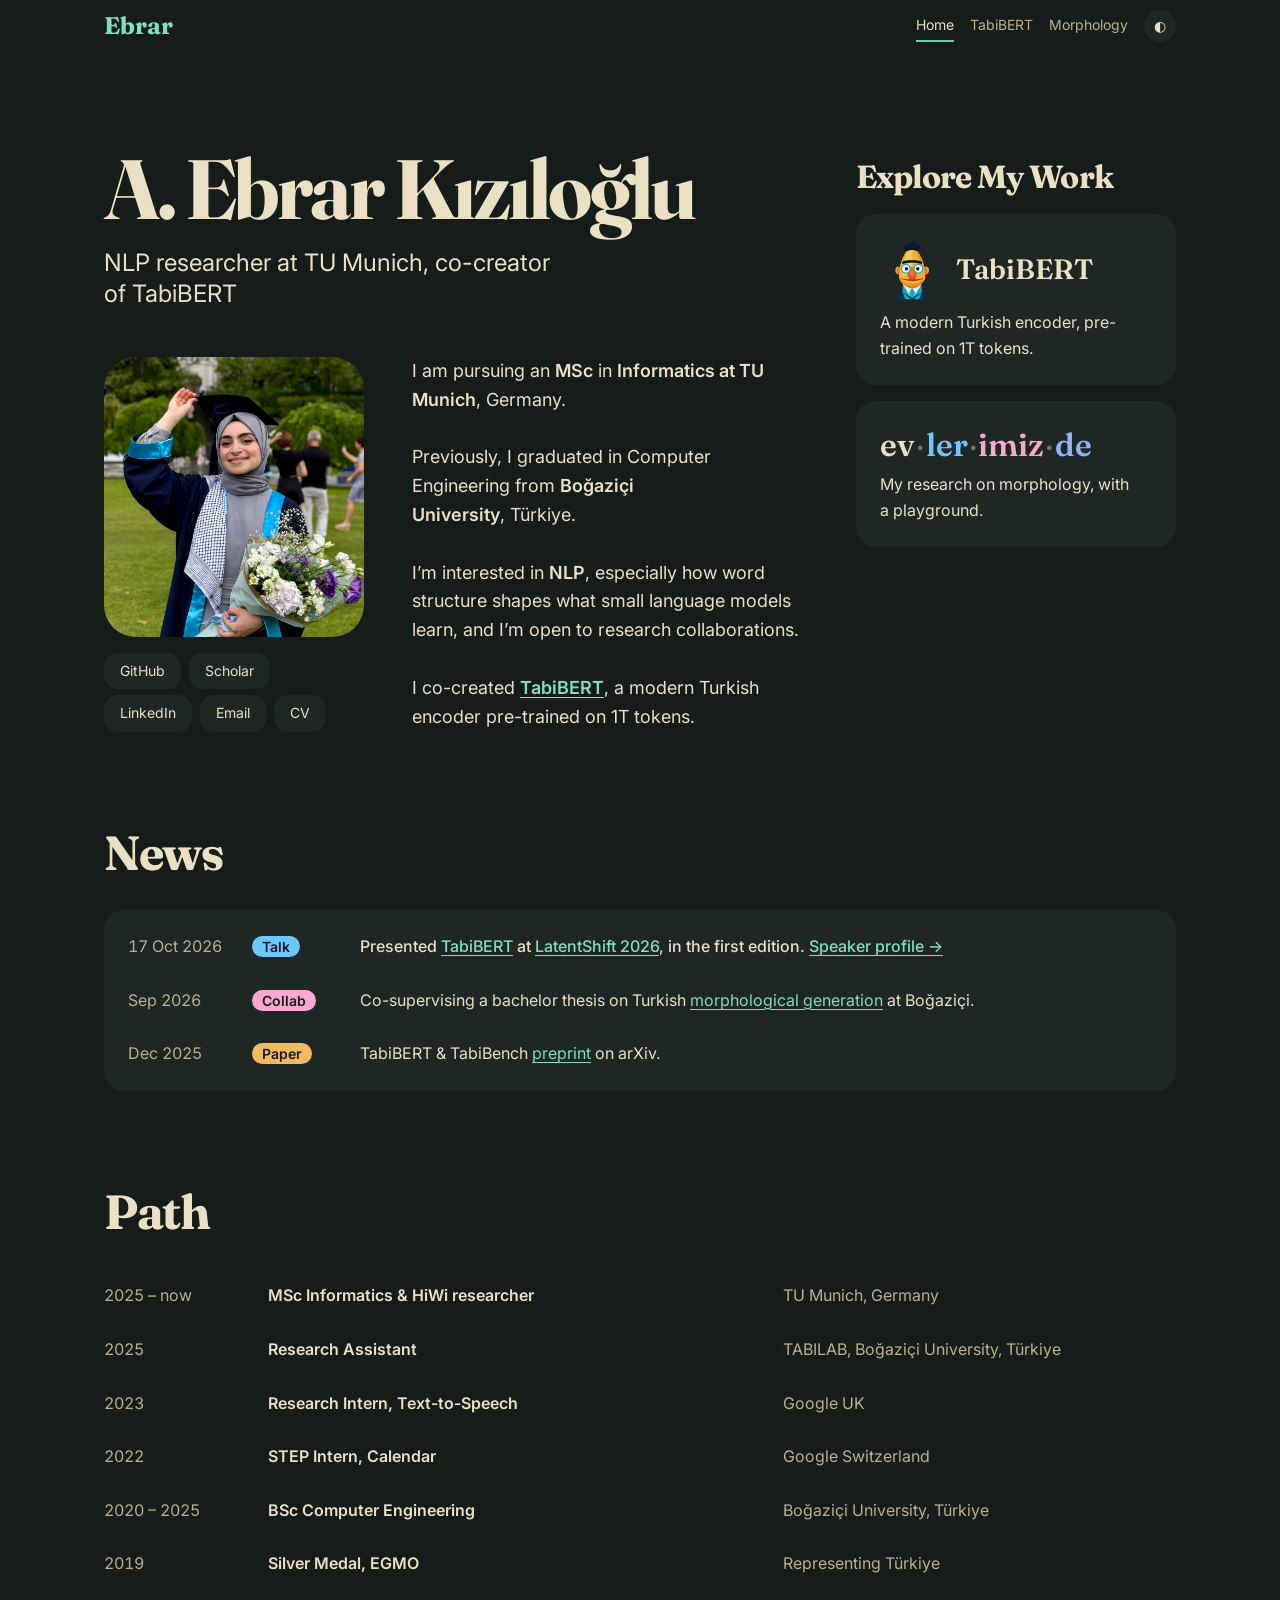
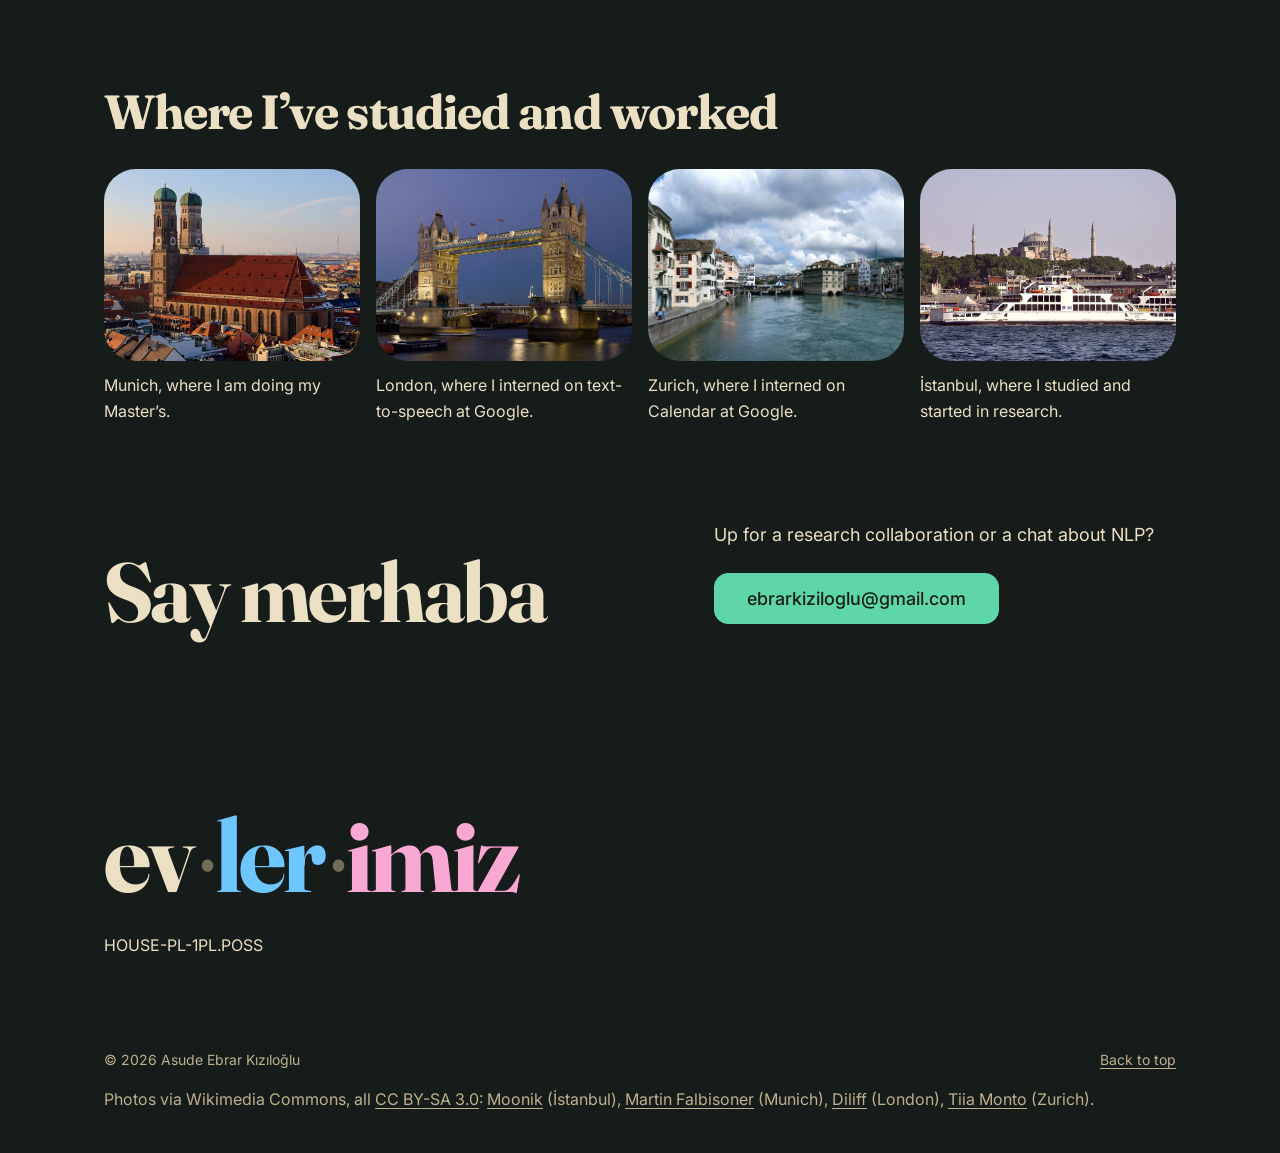
<file: index.html>
<!doctype html>
<html lang="en">
<head>
<meta charset="utf-8">
<meta name="viewport" content="width=device-width, initial-scale=1">
<title>A. Ebrar Kızıloğlu</title>
<meta name="description" content="NLP researcher at TUM. Co-creator of TabiBERT. Interested in morphology and cross-lingual learnability in small language models.">
<meta property="og:title" content="A. Ebrar Kızıloğlu">
<meta property="og:description" content="NLP researcher · TUM · co-creator of TabiBERT">
<meta property="og:image" content="assets/ebrar.jpg">
<meta name="theme-color" content="#161c1a">
<link rel="icon" href="data:image/svg+xml,%3Csvg xmlns='http://www.w3.org/2000/svg' viewBox='0 0 100 100'%3E%3Crect width='100' height='100' rx='22' fill='%235fd6a8'/%3E%3Ctext x='50' y='70' font-size='62' text-anchor='middle' fill='%23161c1a' font-family='Georgia,serif'%3Ee%3C/text%3E%3C/svg%3E">
<link rel="preconnect" href="https://fonts.googleapis.com">
<link rel="preconnect" href="https://fonts.gstatic.com" crossorigin>
<link href="https://fonts.googleapis.com/css2?family=Fraunces:opsz,wght@9..144,400;9..144,600;9..144,700&family=Inter:wght@400;500;600;700&display=swap" rel="stylesheet">
<link rel="stylesheet" href="style.css">
</head>
<body>
<a class="skip" href="#main">Skip to content</a>

<header class="nav">
  <a class="brand" href="./" aria-label="Home">Ebrar</a>
  <nav aria-label="Pages">
    <a href="./" aria-current="page">Home</a>
    <a href="tabibert.html">TabiBERT</a>
    <a href="morphology.html">Morphology</a>
  </nav>
  <button id="theme" class="icon-btn" aria-label="Toggle light/dark theme" title="Toggle theme">◐</button>
</header>

<main id="main">

<section class="hero wrap">
  <div class="hero-main">
  <h1>A. Ebrar <span class="nowrap">Kızıloğlu</span></h1>
  <p class="role">NLP researcher at TU Munich, co-creator of TabiBERT</p>
  <div class="hero-cols">
    <div class="hero-left">
      <img class="avatar" src="assets/ebrar.jpg" alt="Portrait of Ebrar Kızıloğlu" width="280" height="280" fetchpriority="high">
      <ul class="links">
        <li><a href="https://github.com/ebrarkiziloglu">GitHub</a></li>
        <li><a href="https://scholar.google.com/citations?user=TYsTVWoAAAAJ&hl=tr">Scholar</a></li>
        <li><a href="https://www.linkedin.com/in/ebrarkiziloglu/">LinkedIn</a></li>
        <li><a href="mailto:ebrarkiziloglu@gmail.com">Email</a></li>
        <li><a href="cv.pdf">CV</a></li>
      </ul>
    </div>
    <p class="intro">I am pursuing an <strong>MSc</strong> in <strong>Informatics at TU Munich</strong>, Germany.<br><br>
      Previously, I graduated in Computer Engineering from <strong>Boğaziçi University</strong>, Türkiye.<br><br>
      I’m interested in <strong>NLP</strong>, especially how word structure shapes what small language models learn, and I’m open to research collaborations.<br><br>
      I co-created <a href="tabibert.html"><strong>TabiBERT</strong></a>, a modern Turkish encoder pre-trained on 1T tokens.</p>
  </div>
  </div>
  <aside class="explore" aria-labelledby="explore-h">
    <h2 id="explore-h">Explore My Work</h2>
    <div class="tiles">
      <a class="tile" href="tabibert.html">
        <div class="tile-top"><img src="assets/tabibert.png" alt="" width="64" height="64" loading="lazy"><h3>TabiBERT</h3></div>
        <p>A modern Turkish encoder, pre-trained on 1T tokens.</p>
      </a>
      <a class="tile" href="morphology.html">
        <div class="tile-top"><div class="word" aria-hidden="true"><span class="m m-root">ev</span><span class="m m-plural">ler</span><span class="m m-poss">imiz</span><span class="m m-case">de</span></div></div>
        <p>My research on morphology, with a playground.</p>
      </a>
    </div>
  </aside>
</section>

<section class="wrap" id="news">
  <h2>News</h2>
  <div class="news">
    <ul class="news-list">
      <li class="hot">
        <span class="news-date">17 Oct 2026</span>
        <span class="badge b-talk">Talk</span>
        <span class="news-text">Presented <a href="tabibert.html">TabiBERT</a> at <a href="https://latentshift.ai/2026/">LatentShift 2026</a>, in the first edition. <a href="https://latentshift.ai/blog/lsai-2026-speaker-ebrar-kiziloglu/">Speaker profile →</a></span>
      </li>
      <li>
        <span class="news-date">Sep 2026</span>
        <span class="badge b-collab">Collab</span>
        <span class="news-text">Co-supervising a bachelor thesis on Turkish <a href="morphology.html#thesis">morphological generation</a> at Boğaziçi.</span>
      </li>
      <li>
        <span class="news-date">Dec 2025</span>
        <span class="badge b-paper">Paper</span>
        <span class="news-text">TabiBERT &amp; TabiBench <a href="https://arxiv.org/abs/2512.23065">preprint</a> on arXiv.</span>
      </li>
    </ul>
  </div>
</section>

<section class="wrap">
  <h2>Path</h2>
  <ul class="rows3">
    <li><span class="c-when">2025 – now</span><b class="c-what">MSc Informatics &amp; HiWi researcher</b><span class="c-where">TU Munich, Germany</span></li>
    <li><span class="c-when">2025</span><b class="c-what">Research Assistant</b><span class="c-where">TABILAB, Boğaziçi University, Türkiye</span></li>
    <li><span class="c-when">2023</span><b class="c-what">Research Intern, Text-to-Speech</b><span class="c-where">Google UK</span></li>
    <li><span class="c-when">2022</span><b class="c-what">STEP Intern, Calendar</b><span class="c-where">Google Switzerland</span></li>
    <li><span class="c-when">2020 – 2025</span><b class="c-what">BSc Computer Engineering</b><span class="c-where">Boğaziçi University, Türkiye</span></li>
    <li><span class="c-when">2019</span><b class="c-what">Silver Medal, EGMO</b><span class="c-where">Representing Türkiye</span></li>
  </ul>
</section>

<section class="wrap places">
  <h2>Where I’ve studied and worked</h2>
  <div class="places-grid">
    <figure>
      <img src="assets/frauenkirche-munich-march-2013.jpg" width="1920" height="1280" alt="The twin towers of the Frauenkirche in Munich" loading="lazy" decoding="async">
      <figcaption>Munich, where I am doing my Master’s.</figcaption>
    </figure>
    <figure>
      <img src="assets/tower-bridge-london-dusk-feb-2006.jpg" width="1920" height="851" alt="Tower Bridge in London at dusk" loading="lazy" decoding="async">
      <figcaption>London, where I interned on text-to-speech at Google.</figcaption>
    </figure>
    <figure>
      <img src="assets/limmat-and-old-town.jpg" width="1920" height="802" alt="The Limmat river and the old town of Zurich" loading="lazy" decoding="async">
      <figcaption>Zurich, where I interned on Calendar at Google.</figcaption>
    </figure>
    <figure>
      <img src="assets/sultanahmet-ferry-on-the-bosphorus-in-istanbul.jpg" width="1920" height="1275" alt="A ferry crossing the Bosphorus in İstanbul" loading="lazy" decoding="async">
      <figcaption>İstanbul, where I studied and started in research.</figcaption>
    </figure>
  </div>
</section>

<section class="wrap contact">
  <h2>Say merhaba</h2>
  <div class="contact-side">
    <p>Up for a research collaboration or a chat about NLP?</p>
    <a class="btn big-btn" href="mailto:ebrarkiziloglu@gmail.com">ebrarkiziloglu@gmail.com</a>
  </div>
</section>

</main>

<footer class="wrap foot">
  <div class="foot-word">
    <div class="stage-word" id="heroWord" role="img" aria-label="evlerimizde, a Turkish word built from the root ev plus three suffixes"></div>
    <div class="stage-gloss" id="heroGloss"></div>
    <div class="stage-trans" id="heroTrans"></div>
  </div>
  <span>© <span id="yr"></span> Asude Ebrar Kızıloğlu</span>
  <a href="#main">Back to top</a>
  <p class="credits">Photos via Wikimedia Commons, all <a href="https://creativecommons.org/licenses/by-sa/3.0">CC BY-SA 3.0</a>: <a href="https://commons.wikimedia.org/wiki/File:Sultanahmet_ferry_on_the_Bosphorus_in_Istanbul,_Turkey_001.jpg">Moonik</a> (İstanbul), <a href="https://commons.wikimedia.org/wiki/File:Frauenkirche_Munich_March_2013.JPG">Martin Falbisoner</a> (Munich), <a href="https://commons.wikimedia.org/wiki/File:Tower_Bridge_London_Dusk_Feb_2006.jpg">Diliff</a> (London), <a href="https://commons.wikimedia.org/wiki/File:Limmat_and_Old_town.jpg">Tiia Monto</a> (Zurich).</p>
</footer>

<script src="engine.js"></script>
<script src="main.js"></script>
</body>
</html>
</file>
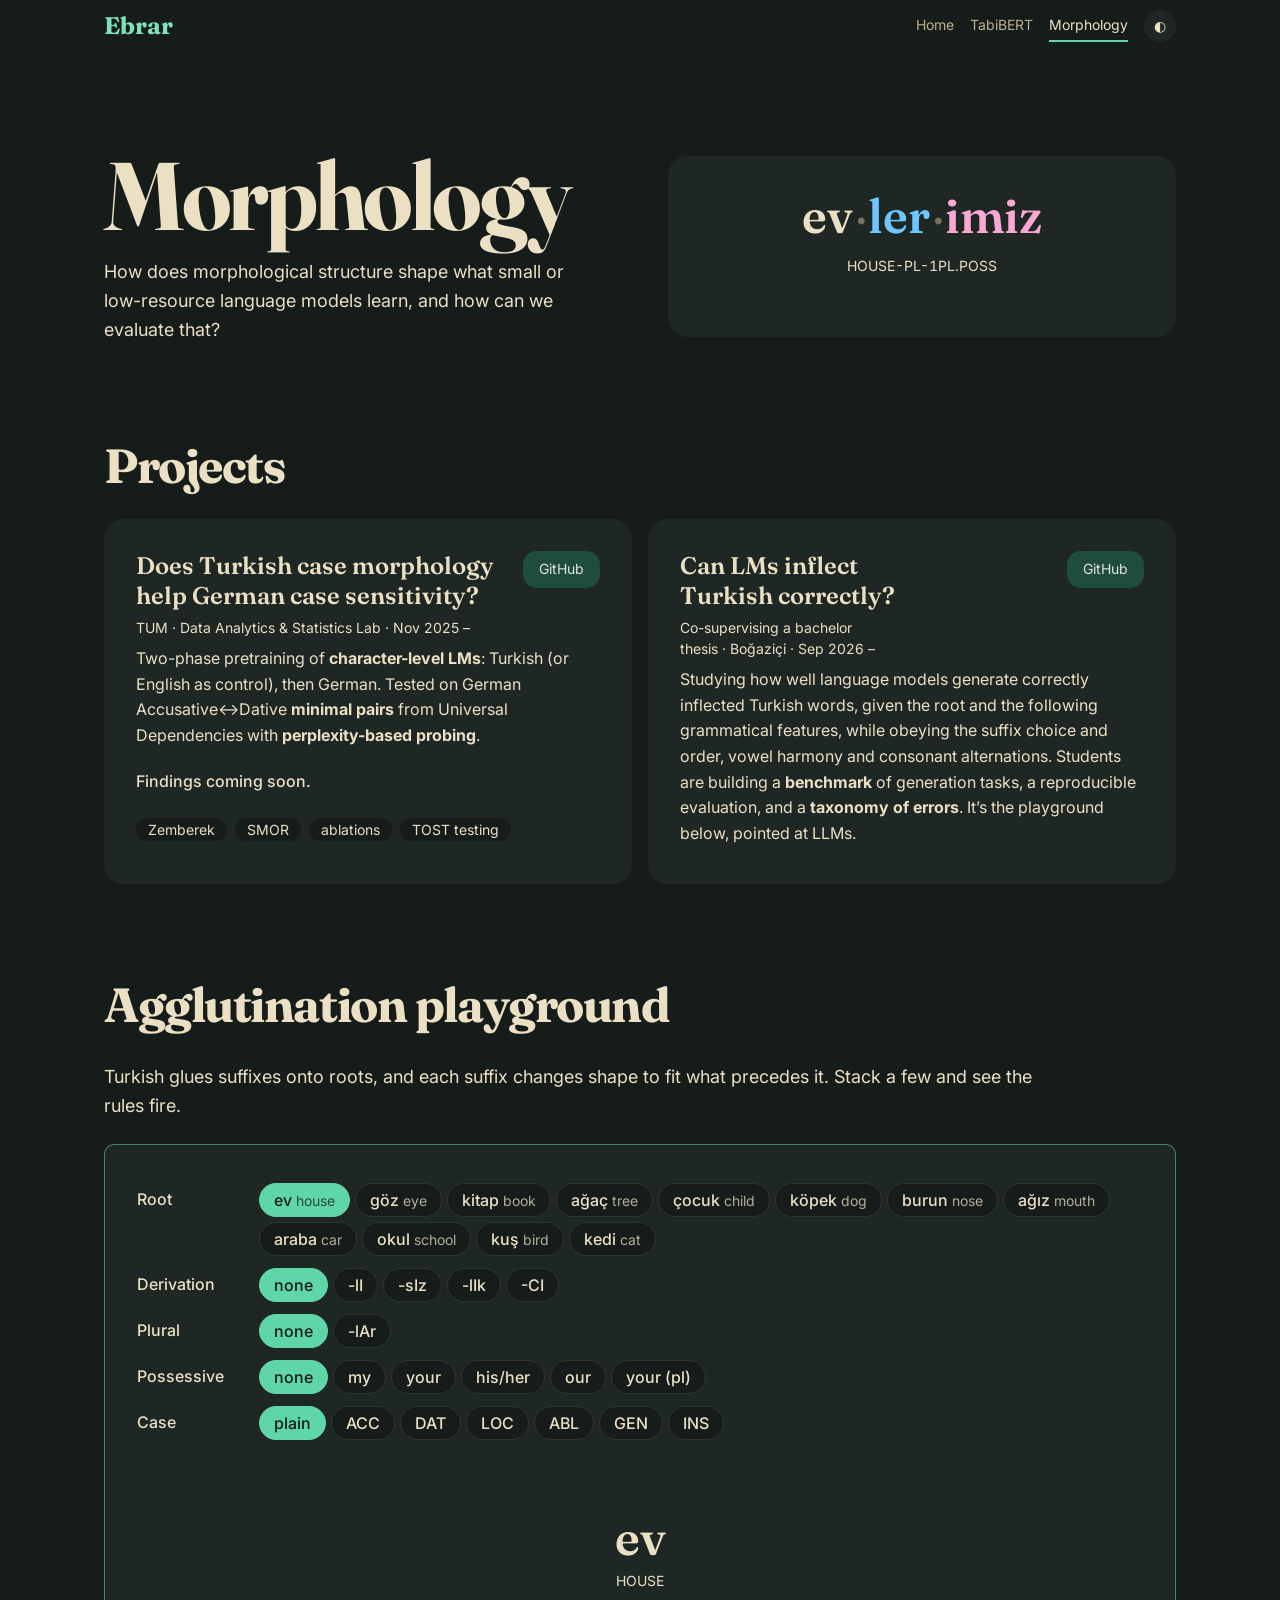
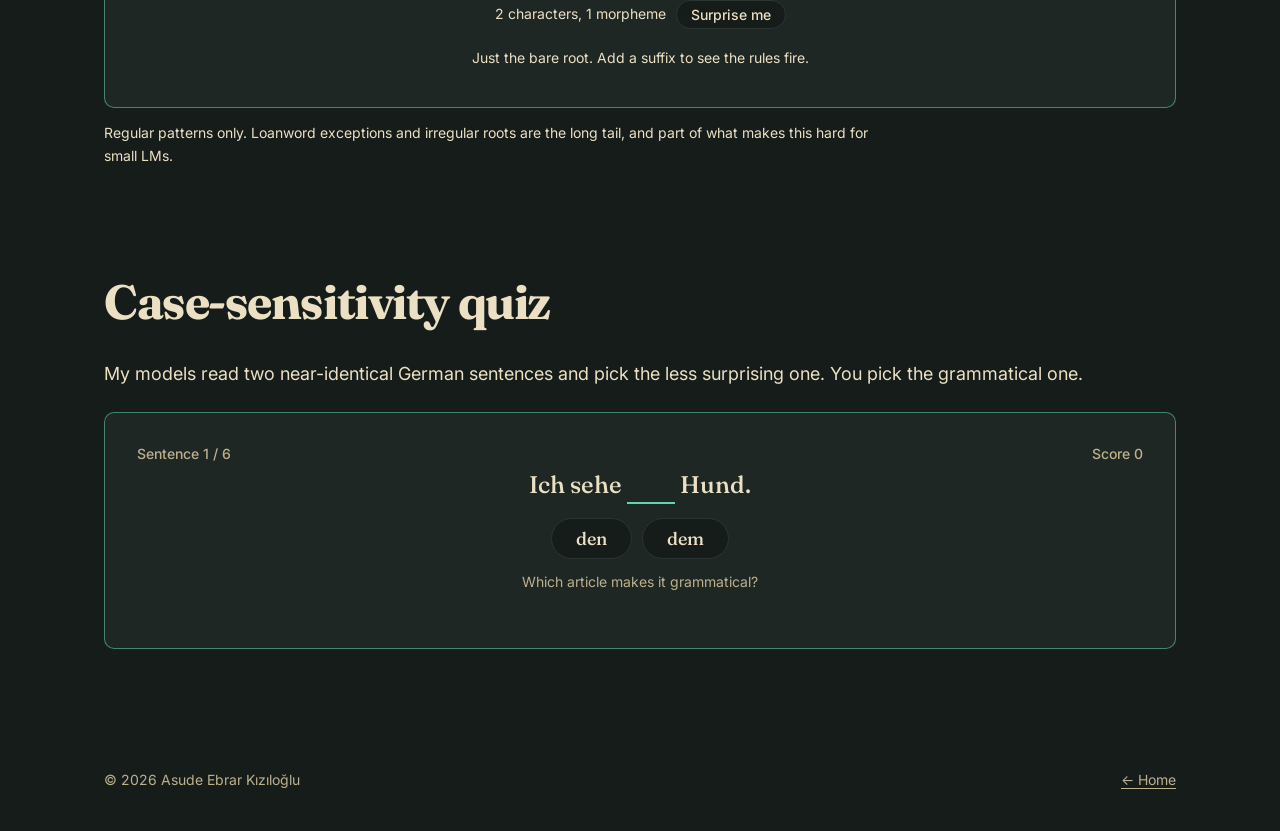
<file: morphology.html>
<!doctype html>
<html lang="en">
<head>
<meta charset="utf-8">
<meta name="viewport" content="width=device-width, initial-scale=1">
<title>Morphology · A. Ebrar Kızıloğlu</title>
<meta name="description" content="Research on how morphological structure shapes what small and low-resource language models learn, with an interactive Turkish inflection playground.">
<meta property="og:title" content="Morphology research">
<meta name="theme-color" content="#161c1a">
<link rel="icon" href="data:image/svg+xml,%3Csvg xmlns='http://www.w3.org/2000/svg' viewBox='0 0 100 100'%3E%3Crect width='100' height='100' rx='22' fill='%235fd6a8'/%3E%3Ctext x='50' y='70' font-size='62' text-anchor='middle' fill='%23161c1a' font-family='Georgia,serif'%3Ee%3C/text%3E%3C/svg%3E">
<link rel="preconnect" href="https://fonts.googleapis.com">
<link rel="preconnect" href="https://fonts.gstatic.com" crossorigin>
<link href="https://fonts.googleapis.com/css2?family=Fraunces:opsz,wght@9..144,400;9..144,600;9..144,700&family=Inter:wght@400;500;600;700&display=swap" rel="stylesheet">
<link rel="stylesheet" href="style.css">
</head>
<body>
<a class="skip" href="#main">Skip to content</a>

<header class="nav">
  <a class="brand" href="./" aria-label="Home">Ebrar</a>
  <nav aria-label="Pages">
    <a href="./">Home</a>
    <a href="tabibert.html">TabiBERT</a>
    <a href="morphology.html" aria-current="page">Morphology</a>
  </nav>
  <button id="theme" class="icon-btn" aria-label="Toggle light/dark theme" title="Toggle theme">◐</button>
</header>

<main id="main">

<section class="page-head split wrap">
  <div>
    <h1>Morphology</h1>
    <p class="sec-lede">How does morphological structure shape what small or low-resource language models learn, and how can we evaluate that?</p>
  </div>
  <div class="stage">
    <div class="stage-word" id="heroWord" role="img" aria-label="evlerimizde, a Turkish word built from the root ev plus three suffixes"></div>
    <div class="stage-gloss mono" id="heroGloss"></div>
    <div class="stage-trans" id="heroTrans"></div>
  </div>
</section>

<section class="wrap" id="work">
  <h2>Projects</h2>

  <article class="card">
    <header>
      <div>
        <h3>Does Turkish case morphology help German case sensitivity?</h3>
        <span class="meta">TUM · Data Analytics &amp; Statistics Lab · Nov 2025 –</span>
      </div>
      <ul class="links">
        <li><a href="https://github.com/ebrarkiziloglu/Morphological-Transfer">GitHub</a></li>
      </ul>
    </header>
    <p>Two-phase pretraining of <strong>character-level LMs</strong>: Turkish (or English as control), then German. Tested on German Accusative↔Dative <strong>minimal pairs</strong> from Universal Dependencies with <strong>perplexity-based probing</strong>.</p>
    <p class="soon">Findings coming soon.</p>
    <ul class="tags">
      <li>Zemberek</li><li>SMOR</li><li>ablations</li><li>TOST testing</li>
    </ul>
  </article>

  <article class="card" id="thesis">
    <header>
      <div>
      <h3>Can LMs inflect Turkish correctly?</h3>
      <span class="meta">Co-supervising a bachelor thesis · Boğaziçi · Sep 2026 –</span>
    </div>
    <ul class="links">
      <li><a>GitHub</a></li>
    </ul>
    </header>
    <p>
      Studying how well language models generate correctly inflected Turkish words, given the root and the following grammatical features, while obeying the suffix choice and order, vowel harmony and consonant alternations.
      Students are building a <strong>benchmark</strong> of generation tasks, a reproducible evaluation, and a <strong>taxonomy of errors</strong>. It’s the playground below, pointed at LLMs.</p>
  </article>
</section>

<section id="play" class="wrap">
  <h2>Agglutination playground</h2>
  <p class="sec-lede">Turkish glues suffixes onto roots, and each suffix changes shape to fit what precedes it. Stack a few and see the rules fire.</p>

  <div class="panel">
    <div class="ctl">
      <span class="ctl-label">Root</span>
      <div class="chips" id="rootChips" role="radiogroup" aria-label="Root"></div>
    </div>
    <div class="ctl">
      <span class="ctl-label">Derivation</span>
      <div class="chips" id="derivChips" role="radiogroup" aria-label="Derivation"></div>
    </div>
    <div class="ctl">
      <span class="ctl-label">Plural</span>
      <div class="chips" id="pluralChips" role="radiogroup" aria-label="Plural"></div>
    </div>
    <div class="ctl">
      <span class="ctl-label">Possessive</span>
      <div class="chips" id="possChips" role="radiogroup" aria-label="Possessive"></div>
    </div>
    <div class="ctl">
      <span class="ctl-label">Case</span>
      <div class="chips" id="caseChips" role="radiogroup" aria-label="Case"></div>
    </div>

    <div class="result" aria-live="polite">
      <div class="result-word" id="outWord"></div>
      <div class="result-gloss mono" id="outGloss"></div>
      <div class="result-meta"><span id="outMeta"></span> <button class="btn" id="shuffle" type="button">Surprise me</button></div>
      <ul class="rules" id="outRules"></ul>
    </div>
  </div>
  <p class="fine">Regular patterns only. Loanword exceptions and irregular roots are the long tail, and part of what makes this hard for small LMs.</p>
</section>

<section id="quiz" class="wrap">
  <h2>Case-sensitivity quiz</h2>
  <p class="sec-lede">My models read two near-identical German sentences and pick the less surprising one. You pick the grammatical one.</p>
  <div class="panel quiz" id="quiz-box" data-ui></div>
</section>

</main>

<footer class="wrap foot">
  <span>© <span id="yr"></span> Asude Ebrar Kızıloğlu</span>
  <a href="./">← Home</a>
</footer>

<script src="engine.js"></script>
<script src="main.js"></script>
</body>
</html>
</file>
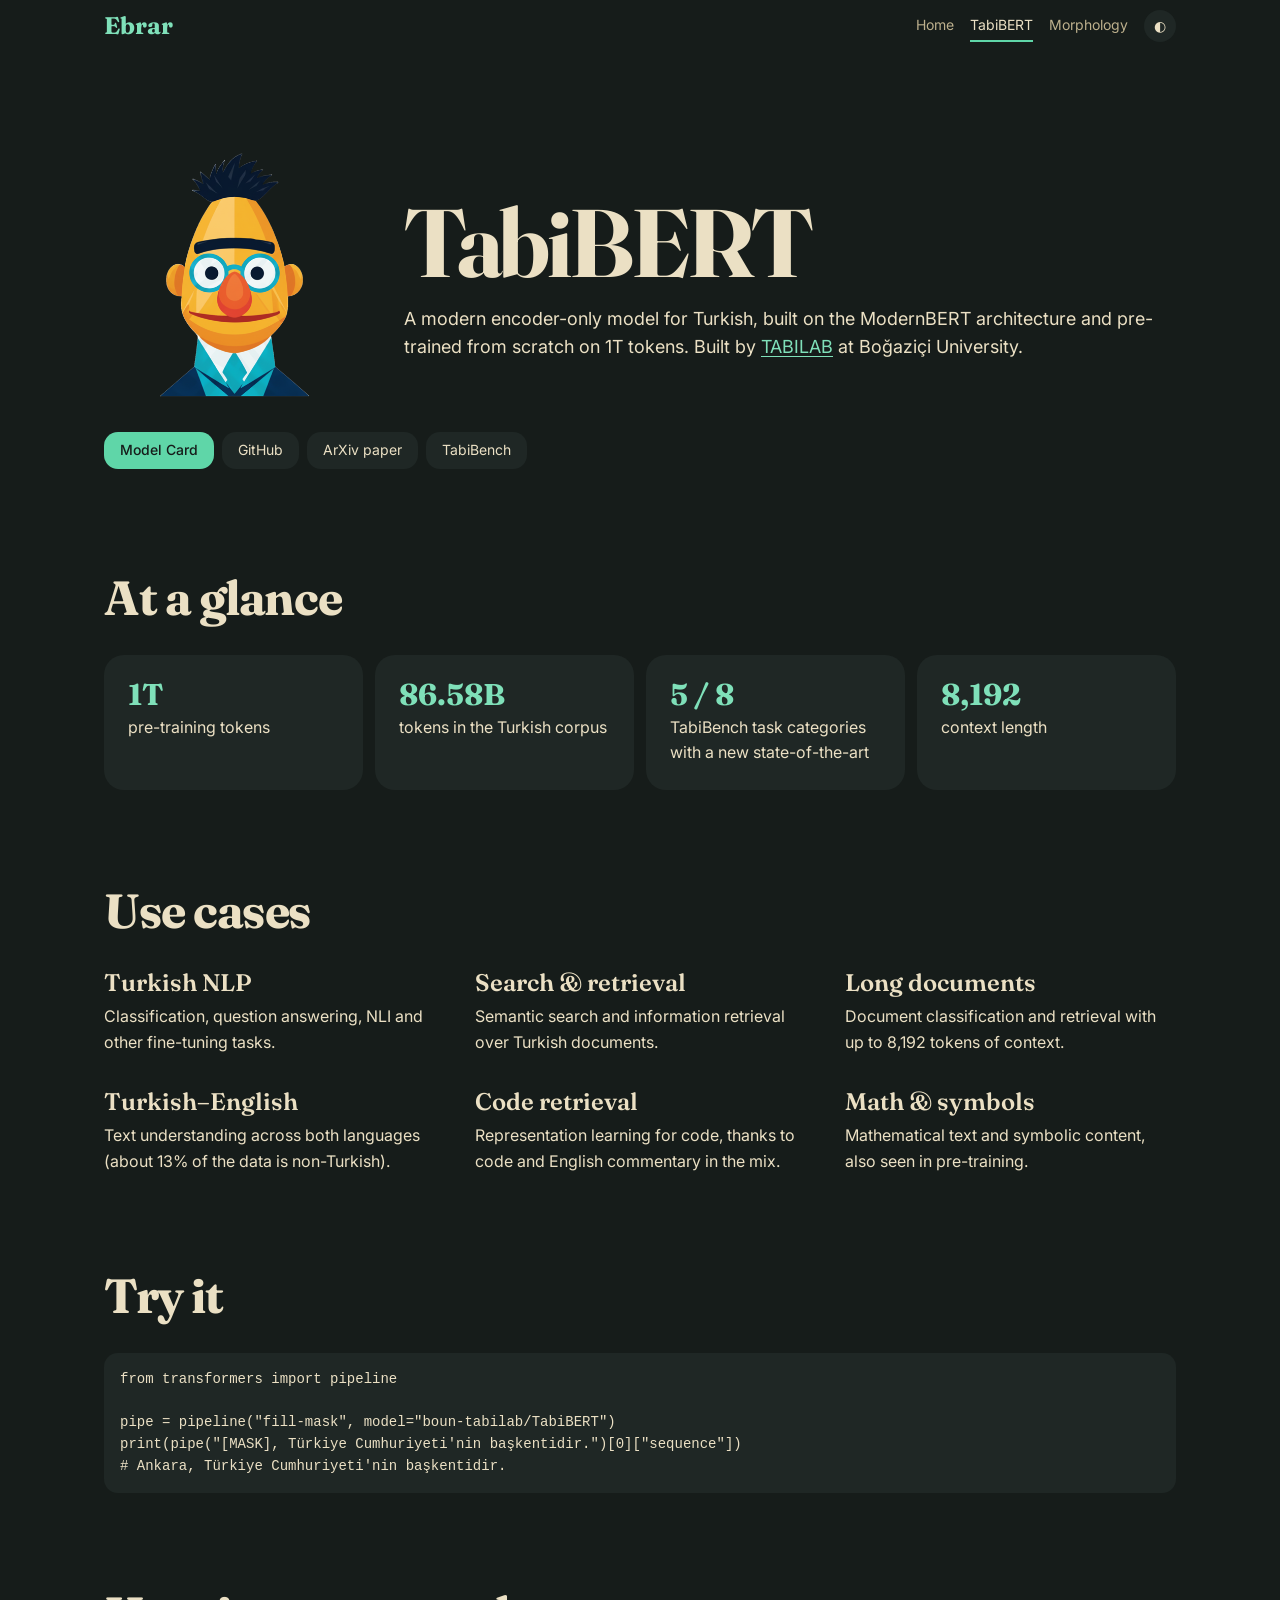
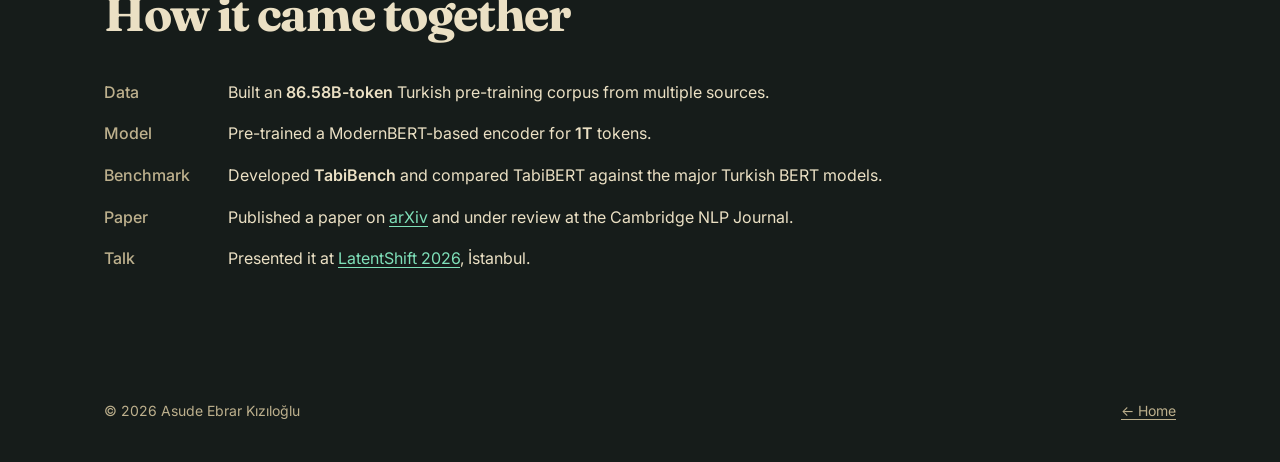
<file: tabibert.html>
<!doctype html>
<html lang="en">
<head>
<meta charset="utf-8">
<meta name="viewport" content="width=device-width, initial-scale=1">
<title>TabiBERT · A. Ebrar Kızıloğlu</title>
<meta name="description" content="TabiBERT: a modern ModernBERT-based Turkish encoder pre-trained on 1T tokens, and TabiBench, a unified Turkish NLP benchmark.">
<meta property="og:title" content="TabiBERT">
<meta property="og:image" content="assets/tabibert.png">
<meta name="theme-color" content="#161c1a">
<link rel="icon" href="assets/tabibert.png">
<link rel="preconnect" href="https://fonts.googleapis.com">
<link rel="preconnect" href="https://fonts.gstatic.com" crossorigin>
<link href="https://fonts.googleapis.com/css2?family=Fraunces:opsz,wght@9..144,400;9..144,600;9..144,700&family=Inter:wght@400;500;600;700&display=swap" rel="stylesheet">
<link rel="stylesheet" href="style.css">
</head>
<body>
<a class="skip" href="#main">Skip to content</a>

<header class="nav">
  <a class="brand" href="./" aria-label="Home">Ebrar</a>
  <nav aria-label="Pages">
    <a href="./">Home</a>
    <a href="tabibert.html" aria-current="page">TabiBERT</a>
    <a href="morphology.html">Morphology</a>
  </nav>
  <button id="theme" class="icon-btn" aria-label="Toggle light/dark theme" title="Toggle theme">◐</button>
</header>

<main id="main">

<section class="page-head wrap">
  <div class="model-head">
    <img src="assets/tabibert.png" alt="TabiBERT logo" width="180" height="180">
    <div>
      <h1>TabiBERT</h1>
      <p class="sec-lede">A modern encoder-only model for Turkish, built on the ModernBERT architecture and pre-trained from scratch on 1T tokens. Built by <a href="https://tabilab.cmpe.bogazici.edu.tr/">TABILAB</a> at Boğaziçi University.</p>
    </div>
  </div>
  <ul class="links inline">
    <li><a class="primary" href="https://huggingface.co/boun-tabilab/TabiBERT">Model Card</a></li>
    <li><a href="https://github.com/boun-tabi-LMG/TabiBERT">GitHub</a></li>
    <li><a href="https://arxiv.org/abs/2512.23065">ArXiv paper</a></li>
    <li><a href="https://huggingface.co/collections/boun-tabilab/tabibench">TabiBench</a></li>
  </ul>
</section>

<section class="wrap" id="numbers">
  <h2>At a glance</h2>
  <div class="grid stats">
    <div class="stat"><div class="big" data-to="1" data-suf="T">1T</div><div class="cap">pre-training tokens</div></div>
    <div class="stat"><div class="big" data-to="86.58" data-dec="2" data-suf="B">86.58B</div><div class="cap">tokens in the Turkish corpus</div></div>
    <div class="stat"><div class="big" data-to="5" data-suf=" / 8">5 / 8</div><div class="cap">TabiBench task categories with a new state-of-the-art</div></div>
    <div class="stat"><div class="big" data-to="8192" data-dec="0">8,192</div><div class="cap">context length</div></div>
  </div>
</section>

<section class="wrap" id="use-cases">
  <h2>Use cases</h2>
  <div class="uses">
    <div class="use"><h3>Turkish NLP</h3><p>Classification, question answering, NLI and other fine-tuning tasks.</p></div>
    <div class="use"><h3>Search &amp; retrieval</h3><p>Semantic search and information retrieval over Turkish documents.</p></div>
    <div class="use"><h3>Long documents</h3><p>Document classification and retrieval with up to 8,192 tokens of context.</p></div>
    <div class="use"><h3>Turkish–English</h3><p>Text understanding across both languages (about 13% of the data is non-Turkish).</p></div>
    <div class="use"><h3>Code retrieval</h3><p>Representation learning for code, thanks to code and English commentary in the mix.</p></div>
    <div class="use"><h3>Math &amp; symbols</h3><p>Mathematical text and symbolic content, also seen in pre-training.</p></div>
  </div>
</section>

<section class="wrap" id="start">
  <h2>Try it</h2>
  <pre><code>from transformers import pipeline

pipe = pipeline("fill-mask", model="boun-tabilab/TabiBERT")
print(pipe("[MASK], Türkiye Cumhuriyeti'nin başkentidir.")[0]["sequence"])
# Ankara, Türkiye Cumhuriyeti'nin başkentidir.</code></pre>
</section>

<section class="wrap" id="about">
  <h2>How it came together</h2>
  <ul class="rows">
    <li><span class="when">Data</span><span class="what">Built an <b>86.58B-token</b> Turkish pre-training corpus from multiple sources.</span></li>
    <li><span class="when">Model</span><span class="what">Pre-trained a ModernBERT-based encoder for <b>1T</b> tokens.</span></li>
    <li><span class="when">Benchmark</span><span class="what">Developed <b>TabiBench</b> and compared TabiBERT against the major Turkish BERT models.</span></li>
    <li><span class="when">Paper</span><span class="what">Published a paper on <a href="https://arxiv.org/abs/2512.23065">arXiv</a> and under review at the Cambridge NLP Journal.</span></li>
    <li><span class="when">Talk</span><span class="what">Presented it at <a href="https://latentshift.ai/blog/lsai-2026-speaker-ebrar-kiziloglu/">LatentShift 2026</a>, İstanbul.</span></li>
  </ul>
</section>

</main>

<footer class="wrap foot">
  <span>© <span id="yr"></span> Asude Ebrar Kızıloğlu</span>
  <a href="./">← Home</a>
</footer>

<script src="engine.js"></script>
<script src="main.js"></script>
</body>
</html>
</file>
<file: style.css>
:root {
  /* dark ground, bone ink, one mint accent */
  --bg: #161c1a;
  --bg-2: #1f2725;
  --card: #1f2725;
  --ink: #ebe0c4;
  --muted: #bdb08d;
  --line: #2b3532;
  --accent: #5fd6a8;          /* fills */
  --accent-ink: #161c1a;      /* text on fills */
  --accent-strong: #7fe0b9;   /* links, text accents */
  --root: #ebe0c4;
  --deriv: #f3b95f;
  --plural: #6ec6ff;
  --poss: #f9a8d4;
  --case: #8fb4ff;
  --ok: #4ade80;
  --bad: #f87171;
  --shadow: none;
  --serif: "Fraunces", Georgia, "Times New Roman", serif;
  --sans: "Inter", system-ui, -apple-system, "Segoe UI", sans-serif;
  --mono: "Inter", system-ui, sans-serif;   /* labels use the text face; real code uses --code */
  --code: ui-monospace, "SF Mono", Menlo, Consolas, monospace; /* taste-skill-ignore: real code blocks */
}
:root[data-theme="light"] {
  --bg: #f1ebd9; --bg-2: #e4dcc4; --card: #f8f3e5; --ink: #1c211e; --muted: #5a5643;
  --line: #d3c9ae; --accent-strong: #14684c;
  --root: #1c211e; --deriv: #b45309; --plural: #0f766e; --poss: #be185d; --case: #2f5fd0;
  --ok: #15803d; --bad: #b91c1c;
}

* { box-sizing: border-box; }
html { scroll-behavior: smooth; scroll-padding-top: 64px; }
body {
  margin: 0; background: var(--bg); color: var(--ink);
  font: 400 16px/1.6 var(--sans); -webkit-font-smoothing: antialiased;
}
a { color: var(--accent-strong); text-underline-offset: 3px; }
a:hover { text-decoration-thickness: 2px; }
.mono { font-family: var(--mono); font-variant-numeric: tabular-nums; } /* taste-skill-ignore */
h1, h2, h3 { text-wrap: balance; }
p { text-wrap: pretty; }
:root { color-scheme: dark; }
:root[data-theme="light"] { color-scheme: light; }
.skip { position: absolute; left: 16px; top: -48px; background: var(--accent); color: var(--accent-ink); padding: 8px 14px; border-radius: 10px; z-index: 20; text-decoration: none; font-weight: 500; }
.skip:focus { top: 12px; }
button, a, .chip { touch-action: manipulation; -webkit-tap-highlight-color: transparent; }
.nowrap { white-space: nowrap; }
.wrap { max-width: 1120px; margin: 0 auto; padding: 0 24px; }
section.wrap { padding-top: 96px; }

/* nav */
.nav {
  position: sticky; top: 0; z-index: 10; display: flex; align-items: center; gap: 16px;
  padding: 10px max(24px, calc((100% - 1120px) / 2 + 24px)); background: var(--bg);
}
.brand { font: 700 24px/1 var(--serif); color: var(--accent-strong); text-decoration: none; }
.nav nav { display: flex; gap: 16px; margin-left: auto; font-size: 14px; }
.nav nav a { color: var(--muted); text-decoration: none; white-space: nowrap; padding: 4px 0; border-bottom: 2px solid transparent; }
.nav nav a:hover { color: var(--ink); }
.nav nav a[aria-current="page"] { color: var(--ink); border-color: var(--accent); }
.icon-btn {
  border: 0; background: var(--bg-2); color: var(--ink);
  width: 32px; height: 32px; border-radius: 50%; font-size: 14px; cursor: pointer;
}

/* hero (home) */
.hero { padding-top: 72px; }
.hero-cols { display: grid; grid-template-columns: 260px minmax(0, 1fr); gap: 48px; align-items: start; margin-top: 48px; }
.hero-left { display: flex; flex-direction: column; align-items: flex-start; gap: 16px; }
.avatar {
  width: 280px; height: 280px; max-width: 100%; border-radius: 32px; object-fit: cover; object-position: 50% 30%;
  flex: none; background: var(--bg-2);
}
.role { font: 400 clamp(18px, 2.6vw, 24px)/1.3 var(--sans); color: var(--ink); margin: 16px 0 0; max-width: 34ch; }
h1 { font: 700 clamp(40px, 8vw, 84px)/.98 var(--serif); letter-spacing: -.035em; margin: 0; }
.intro { max-width: 56ch; margin: 0; color: var(--ink); font-size: 18px; line-height: 1.6; }
@media (max-width: 640px) {
  .hero { padding-top: 40px; }
  .hero-cols { grid-template-columns: 1fr; gap: 32px; }
  .avatar { width: 220px; height: 220px; }
  .intro { font-size: 17px; }
}
.intro strong { font-weight: 600; }

.links { list-style: none; display: flex; flex-wrap: wrap; gap: 6px 8px; padding: 0; margin: 0; }
.links a {
  display: inline-block; padding: 7px 16px; border: 0; border-radius: 14px;
  color: var(--ink); text-decoration: none; font-size: 14px; background: var(--bg-2); transition: background-color .15s;
}
.links a:hover { background: var(--accent); color: var(--accent-ink); }
.links.inline { margin-top: 24px; margin-bottom: 8px; }
.links a.primary { background: var(--accent); border-color: var(--accent); color: var(--accent-ink); font-weight: 500; }

/* morphemes */
.m { display: inline-block; }
.m + .m::before { content: "·"; color: var(--muted); font-weight: 400; margin: 0 .04em; opacity: .55; }
.m-root { color: var(--root); }
.m-deriv { color: var(--deriv); }
.m-plural { color: var(--plural); }
.m-poss { color: var(--poss); }
.m-case { color: var(--case); }
.pop { animation: pop .45s cubic-bezier(.2, 1.4, .4, 1) both; }
@keyframes pop { from { opacity: 0; transform: translateY(8px) scale(.85); } to { opacity: 1; transform: none; } }

/* headings */
h2 { font: 700 clamp(30px, 5vw, 48px)/1.05 var(--serif); margin: 0 0 32px; letter-spacing: -.03em; }
h2 .num { font: 500 12px var(--mono); color: var(--muted); margin-right: 8px; vertical-align: middle; }
h3 { font: 600 24px/1.25 var(--serif); margin: 0 0 6px; }
.sec-lede { color: var(--ink); font-size: 18px; max-width: 90ch; margin: 0 0 24px; }
.fine { font-size: 14px; color: var(--ink); max-width: 90ch; }
.page-head { padding-top: 72px; }
.page-head h1 { font-size: clamp(44px, 9vw, 96px); margin-bottom: 16px; }
.page-head .sec-lede { font-size: 18px; margin-bottom: 0; }

.card, .tile, .news {
  background: var(--bg-2); border-radius: 20px; padding: 24px;
}
.card { margin-bottom: 14px; }
.card header { margin-bottom: 8px; display: flex; flex-wrap: wrap; justify-content: space-between; align-items: flex-start; gap: 12px 24px; }
.card header > div { flex: 1 1 320px; min-width: 0; }
.card p { margin: 6px 0; max-width: 66ch; }
.meta { display: block; font: 400 14px/1.5 var(--sans); color: var(--ink); text-wrap: balance; margin-top: 2px; }
.tags { list-style: none; display: flex; flex-wrap: wrap; gap: 8px; padding: 0; margin: 24px 0 0; }
.tags li { font: 400 14px var(--sans); padding: 3px 12px; border-radius: 999px; background: var(--bg); color: var(--ink); }

summary { cursor: pointer; font-weight: 600; color: var(--accent-strong); font-size: 14px; }

/* borderless 3-column list: when | what | where */
.rows3 { list-style: none; margin: 0; padding: 0; }
.rows3 li { display: grid; grid-template-columns: 140px minmax(0, 1.25fr) minmax(0, 1fr); column-gap: 24px; padding: 14px 0; font-size: 16px; }
.c-when { color: var(--muted); font-variant-numeric: tabular-nums; }
.c-what { font-weight: 600; }
.c-where { color: var(--muted); }
@media (max-width: 560px) {
  .rows3 li { grid-template-columns: 1fr; row-gap: 0; padding: 8px 0; }
}

/* news */
.news-list { list-style: none; margin: 0; padding: 0; }
.news-list li { display: grid; grid-template-columns: 100px 84px minmax(0, 1fr); gap: 0 24px; align-items: baseline; padding: 14px 0; font-size: 16px; }
.news-list li:first-child { padding-top: 0; }
.news-list li:last-child { padding-bottom: 0; }
.news-date { color: var(--muted); font-variant-numeric: tabular-nums; }
.news-list .hot .news-text { font-weight: 500; }
.badge { font: 600 14px var(--sans); background: var(--accent); color: var(--accent-ink); border-radius: 999px; padding: 2px 10px; justify-self: start; }

/* tiles */
.tiles { display: grid; grid-template-columns: repeat(auto-fit, minmax(280px, 1fr)); gap: 16px; }
.tile { display: block; text-decoration: none; color: var(--ink); padding: 32px; transition: transform .2s ease-out; }
.tile:hover { transform: translateY(-3px); }
.tile-top { display: flex; align-items: center; gap: 12px; margin-bottom: 8px; }
.tile img { width: 64px; height: 64px; border-radius: 16px; }
.tile h3 { font-size: 32px; margin: 0; }
.tile .word { font: 600 32px var(--serif); }
.tile p { margin: 0; color: var(--ink); font-size: 16px; }
.tile .go { display: inline-block; margin-top: 10px; color: var(--accent-strong); font-weight: 500; font-size: 14px; }

/* compact timeline */
.rows { list-style: none; margin: 0; padding: 0; }
.rows li { display: flex; gap: 14px; padding: 8px 0; }
.rows .when { flex: 0 0 110px; font: 500 16px var(--sans); color: var(--muted); padding-top: 2px; }
.rows .what b { font-weight: 600; }
.rows .what span { color: var(--muted); }
@media (max-width: 520px) { .rows li, .news-list li { flex-direction: column; gap: 0; } }

/* model hero (TabiBERT page) */
.model-head { display: flex; gap: 40px; align-items: center; }
.model-head img { width: 260px; height: 260px; max-width: 40%; border-radius: 40px; flex: none; }
@media (max-width: 520px) { .model-head { flex-direction: column; align-items: flex-start; gap: 24px; } .model-head img { max-width: 60%; } }
.uses { display: grid; grid-template-columns: repeat(auto-fit, minmax(260px, 1fr)); gap: 32px 40px; }

.use h3 { font-size: 24px; margin-bottom: 6px; }
.use p { margin: 0; font-size: 16px; color: var(--ink); }
pre {
  background: var(--bg-2); border-radius: 14px; padding: 16px;
  overflow-x: auto; font: 400 14px/1.55 var(--code); margin: 0;
}

/* playground */
.ctl { display: flex; gap: 12px; align-items: flex-start; padding: 6px 0; }
.ctl-label { flex: 0 0 110px; font: 500 16px var(--sans); color: var(--ink); padding-top: 6px; }
.chips { display: flex; flex-wrap: wrap; gap: 5px; }
.chip {
  font: 500 16px var(--sans); padding: 6px 14px; border-radius: 999px; cursor: pointer;
  border: 1px solid var(--line); background: var(--bg); color: var(--ink);
}
.chip:hover { border-color: var(--accent); }
.chip[aria-checked="true"] { background: var(--accent); color: var(--accent-ink); border-color: var(--accent); }
.chip small { font: 400 14px var(--sans); opacity: .75; margin-left: 4px; }
@media (max-width: 560px) { .ctl { flex-direction: column; gap: 2px; } .ctl-label { padding-top: 0; } }

.stage { background: var(--bg-2); border-radius: 20px; padding: 32px 16px; text-align: center; margin-top: 20px; }
.stage-word { font: 600 clamp(28px, 7vw, 48px)/1.15 var(--serif); min-height: 1.3em; overflow-wrap: anywhere; }
.stage-gloss { font-size: 14px; color: var(--ink); margin-top: 4px; min-height: 1.5em; }
.stage-trans { font: italic 400 16px var(--serif); margin-top: 4px; min-height: 1.5em; }

.result { margin-top: 64px; padding-top: 0; text-align: center; }
.result-word { font: 600 clamp(28px, 7vw, 48px)/1.15 var(--serif); overflow-wrap: anywhere; }
.result-gloss { font-size: 14px; color: var(--ink); margin-top: 4px; }
.result-meta { font-size: 14px; color: var(--ink); margin-top: 8px; display: flex; gap: 10px; justify-content: center; align-items: center; flex-wrap: wrap; }
.rules { list-style: none; padding: 0; margin: 12px auto 0; max-width: 720px; text-align: left; font-size: 14px; }
.rules li { padding: 6px 0; display: flex; gap: 10px; }
.rules .tag { flex: 0 0 auto; font: 500 14px var(--sans); color: var(--accent-strong); background: var(--bg); border-radius: 6px; padding: 1px 8px; height: fit-content; margin-top: 2px; }
.btn {
  font: 500 14px var(--sans); border: 1px solid var(--line); background: var(--bg); color: var(--ink);
  border-radius: 999px; padding: 5px 14px; cursor: pointer;
}
.btn:hover { border-color: var(--accent); }
.big-btn:hover { transform: translateY(-2px); }

/* stats */
.grid { display: grid; gap: 12px; }
.stats { grid-template-columns: repeat(auto-fit, minmax(150px, 1fr)); }
.stat { background: var(--bg-2); border-radius: 20px; padding: 24px; }
.big { font: 700 30px/1.05 var(--serif); color: var(--accent-strong); font-variant-numeric: tabular-nums; }
.cap { font-size: 16px; color: var(--ink); margin-top: 4px; }

/* quiz */
.quiz-q { font: 500 clamp(20px, 3.5vw, 24px)/1.4 var(--serif); text-align: center; margin: 6px 0 14px; }
.blank { display: inline-block; min-width: 3ch; border-bottom: 2px solid var(--accent); text-align: center; padding: 0 6px; }
.quiz-opts { display: flex; gap: 10px; justify-content: center; }
.quiz-opts .btn { font-size: 18px; padding: 8px 24px; font-family: var(--serif); }
.quiz-opts .btn.right { border-color: var(--ok); background: color-mix(in srgb, var(--ok) 18%, var(--bg)); }
.quiz-opts .btn.wrong { border-color: var(--bad); background: color-mix(in srgb, var(--bad) 15%, var(--bg)); }
.quiz-fb { min-height: 3.2em; text-align: center; margin: 12px auto 0; max-width: 500px; font-size: 14px; color: var(--muted); }
.quiz-top { display: flex; justify-content: space-between; font: 500 14px var(--sans); color: var(--muted); }
.quiz-end { text-align: center; padding: 10px 0; }
.quiz-end .big { font-size: 48px; }

.contact { padding-bottom: 48px; display: grid; grid-template-columns: minmax(0, 1.2fr) minmax(0, 1fr); gap: 0 56px; align-items: end; }
.contact h2 { margin: 0; }
.contact-side { padding-bottom: 12px; }
.contact h2 { font-size: clamp(40px, 8vw, 84px); }
@media (max-width: 640px) { .contact { display: block; } .contact h2 { margin-bottom: 20px; } }
.contact p { color: var(--ink); font-size: 18px; margin: 0 0 24px; }
.big-btn { font-size: 18px; padding: 14px 32px; transition: transform .15s ease-out; background: var(--accent); color: var(--accent-ink); border-color: var(--accent); text-decoration: none; display: inline-block; font-weight: 500; }
.foot { display: flex; flex-wrap: wrap; gap: 8px 24px; justify-content: space-between; padding-top: 120px; padding-bottom: 40px; font-size: 14px; color: var(--muted); }

:focus-visible { outline: 3px solid var(--accent-strong); outline-offset: 2px; }
@media (prefers-reduced-motion: reduce) {
  html { scroll-behavior: auto; }
  .pop { animation: none; }
  .tile, .big-btn { transition: none; }
  .tile:hover { transform: none; }
}

/* places */
.places-grid { display: grid; grid-template-columns: 1fr 1fr; gap: 24px 16px; }
@media (min-width: 1000px) { .places-grid { grid-template-columns: repeat(4, minmax(0, 1fr)); } .places img { border-radius: 22px; } }
.places figure { margin: 0; }
.places img { display: block; width: 100%; height: auto; aspect-ratio: 4 / 3; object-fit: cover; border-radius: 32px; background: var(--bg-2); }
.places figcaption { margin-top: 12px; font-size: 16px; }
.credits { flex-basis: 100%; margin: 8px 0 0; font-size: 16px; }
.foot a { color: inherit; }

/* entrance motion: JS adds .reveal-ready to <html>, so content stays visible without script */
.reveal-ready [data-reveal] { opacity: 0; transform: translateY(24px); transition: opacity .6s ease-out, transform .6s ease-out; transition-delay: var(--d, 0ms); }
.reveal-ready [data-reveal].in { opacity: 1; transform: none; }
.avatar { transition: transform .3s ease-out; }
.avatar:hover { transform: rotate(-1.5deg) scale(1.02); }
.links a:active, .btn:active, .big-btn:active, .tile:active { transform: scale(.97); }
.places img { transition: transform .6s ease-out; }
.places figure:hover img { transform: scale(1.015); }

/* phone */
@media (max-width: 640px) {
  body { font-size: 16px; }
  .wrap { padding: 0 16px; }
  section.wrap { padding-top: 96px; }
  .nav { padding: 8px 16px; gap: 12px; padding-top: max(8px, env(safe-area-inset-top)); }
  .nav nav { gap: 4px; font-size: 14px; }
  .nav nav a { padding: 10px 8px; border-bottom: 0; border-radius: 10px; }
  .nav nav a[aria-current="page"] { background: var(--bg-2); }
  .icon-btn { width: 44px; height: 44px; }
  h2 { margin-bottom: 20px; }
  .avatar { width: min(100%, 320px); height: auto; aspect-ratio: 1; }
  .links { gap: 8px; }
  .links a { padding: 12px 18px; min-height: 44px; }
  .news, .card, .stage { padding: 18px; border-radius: 18px; }
  .news-list li { grid-template-columns: auto minmax(0, 1fr); gap: 4px 12px; padding: 12px 0; }
  .news-list .news-text { grid-column: 1 / -1; }
  .rows3 li { flex-direction: column; display: flex; gap: 2px; padding: 12px 0; }
  .news-date, .c-when { flex: none; font-size: 14px; }
  .c-where { font-size: 16px; }
  .tile { padding: 24px; }
  .places-grid { grid-template-columns: 1fr; gap: 24px; }
  .places img { border-radius: 22px; }
  .big-btn { display: block; text-align: center; font-size: 16px; padding: 16px 20px; overflow-wrap: anywhere; }
  .contact { padding-bottom: 32px; }
  .foot { padding-top: 96px; padding-bottom: calc(24px + env(safe-area-inset-bottom)); }
  .chip, .btn { min-height: 40px; }
}
@media (prefers-reduced-motion: reduce) {
  .reveal-ready [data-reveal] { opacity: 1; transform: none; transition: none; }
  .avatar, .places img { transition: none; }
}

@media (min-width: 900px) {
  .page-head.split { display: grid; grid-template-columns: minmax(0, 1fr) minmax(0, 1fr); gap: 0 56px; align-items: center; }
  .page-head.split .stage { margin-top: 0; }
}

/* explore: a side column on wide screens, so the two destinations are in view from the top */
.explore h2 { font-size: 32px; margin-bottom: 20px; }
.explore .tiles { display: grid; grid-template-columns: 1fr; gap: 16px; }
.explore .tile { padding: 24px; }
.explore .tile h3 { font-size: 28px; }
@media (min-width: 1000px) {
  .hero { display: grid; grid-template-columns: minmax(0, 1fr) 320px; gap: 0 56px; align-items: start; }
  .explore { position: sticky; top: 72px; margin-top: 12px; }
}
@media (max-width: 999px) {
  .explore { margin-top: 96px; }
  .explore .tiles { grid-template-columns: repeat(auto-fit, minmax(260px, 1fr)); }
}

/* findings placeholder */
.card .soon { margin-top: 20px; color: var(--ink); font-weight: 500; }
.card .links a { background: #1f4d3d; color: #e3e2da; }
.card .links a:hover { background: var(--accent); color: var(--accent-ink); }
.card .links.inline { margin-top: 24px; }
@media (max-width: 640px) { h3 { font-size: 20px; } }

/* interactive playgrounds: a bordered, shaded box that sets the working tool apart from the page */
.panel { background: var(--bg-2); border: 1px solid color-mix(in srgb, var(--accent) 55%, transparent); border-radius: 10px; padding: 32px; }
.panel .chip { background: var(--bg); }
.panel .chip[aria-checked="true"] { background: var(--accent); }
@media (max-width: 640px) { .panel { padding: 16px; } }
.quiz-end .sec-lede { margin: 12px auto 24px; text-wrap: balance; }

/* projects: side by side on wide screens so the cards use the full width */
@media (min-width: 900px) {
  #work { display: grid; grid-template-columns: repeat(2, minmax(0, 1fr)); gap: 16px; align-items: stretch; }
  #work h2 { grid-column: 1 / -1; margin-bottom: 12px; }
  #work .card { margin: 0; padding: 32px; }
  #work .card p { max-width: none; }
}
.rules li:only-child { justify-content: center; text-align: center; }

/* phone pass */
@media (max-width: 640px) {
  /* column labels were reserving 110px of height once the control stacked */
  .ctl-label { flex: none; }
  .rows li { flex-direction: column; gap: 2px; }
  .rows .when { flex: none; font-size: 14px; color: var(--muted); }
  .rows li { padding: 12px 0; }
  .places img { aspect-ratio: 16 / 10; }

  /* home: the two destinations come right after the title, ahead of the photo */
  .hero { display: flex; flex-direction: column; }
  .hero-main, .hero-cols, .hero-left { display: contents; }
  .hero h1 { order: 1; }
  .hero .role { order: 2; }
  .explore { order: 3; margin-top: 24px; }
  .hero .avatar { order: 4; margin-top: 32px; }
  .hero .links { order: 5; margin-top: 16px; }
  .hero .intro { order: 6; margin-top: 24px; }
  .explore h2 { font-size: 24px; margin-bottom: 12px; }
  .explore .tiles { grid-template-columns: 1fr 1fr; gap: 12px; }
  .explore .tile { padding: 16px; }
  .explore .tile p { display: none; }
  .explore .tile-top { margin-bottom: 0; gap: 10px; }
  .explore .tile img { width: 40px; height: 40px; border-radius: 12px; }
  .explore .tile h3 { font-size: 20px; }
  .explore .tile .word { font-size: 18px; white-space: nowrap; }
  .model-head img { max-width: 160px; border-radius: 28px; }
}
@media (max-width: 640px) { pre { white-space: pre-wrap; overflow-wrap: anywhere; font-size: 13px; } }

/* news badges borrow the morpheme colours from the playground */
.badge.b-talk { background: var(--plural); color: var(--bg); }
.badge.b-collab { background: var(--poss); color: var(--bg); }
.badge.b-paper { background: var(--deriv); color: var(--bg); }

/* home footer: the word builds itself, the page's one live moment */
.foot-word { flex-basis: 100%; margin-bottom: 48px; }
.foot-word .stage-word { font-size: clamp(40px, 8vw, 104px); line-height: 1; font-weight: 700; letter-spacing: -.03em; text-align: left; min-height: 1.1em; }
.foot-word .stage-gloss { font-size: 16px; margin-top: 16px; }
.foot-word .stage-trans { font-size: 20px; text-align: left; }
.foot-word .stage-gloss { text-align: left; }

@media (max-width: 640px) { .foot-word .stage-trans { font-size: 18px; } }
.big-btn { border-radius: 14px; }
</file>
